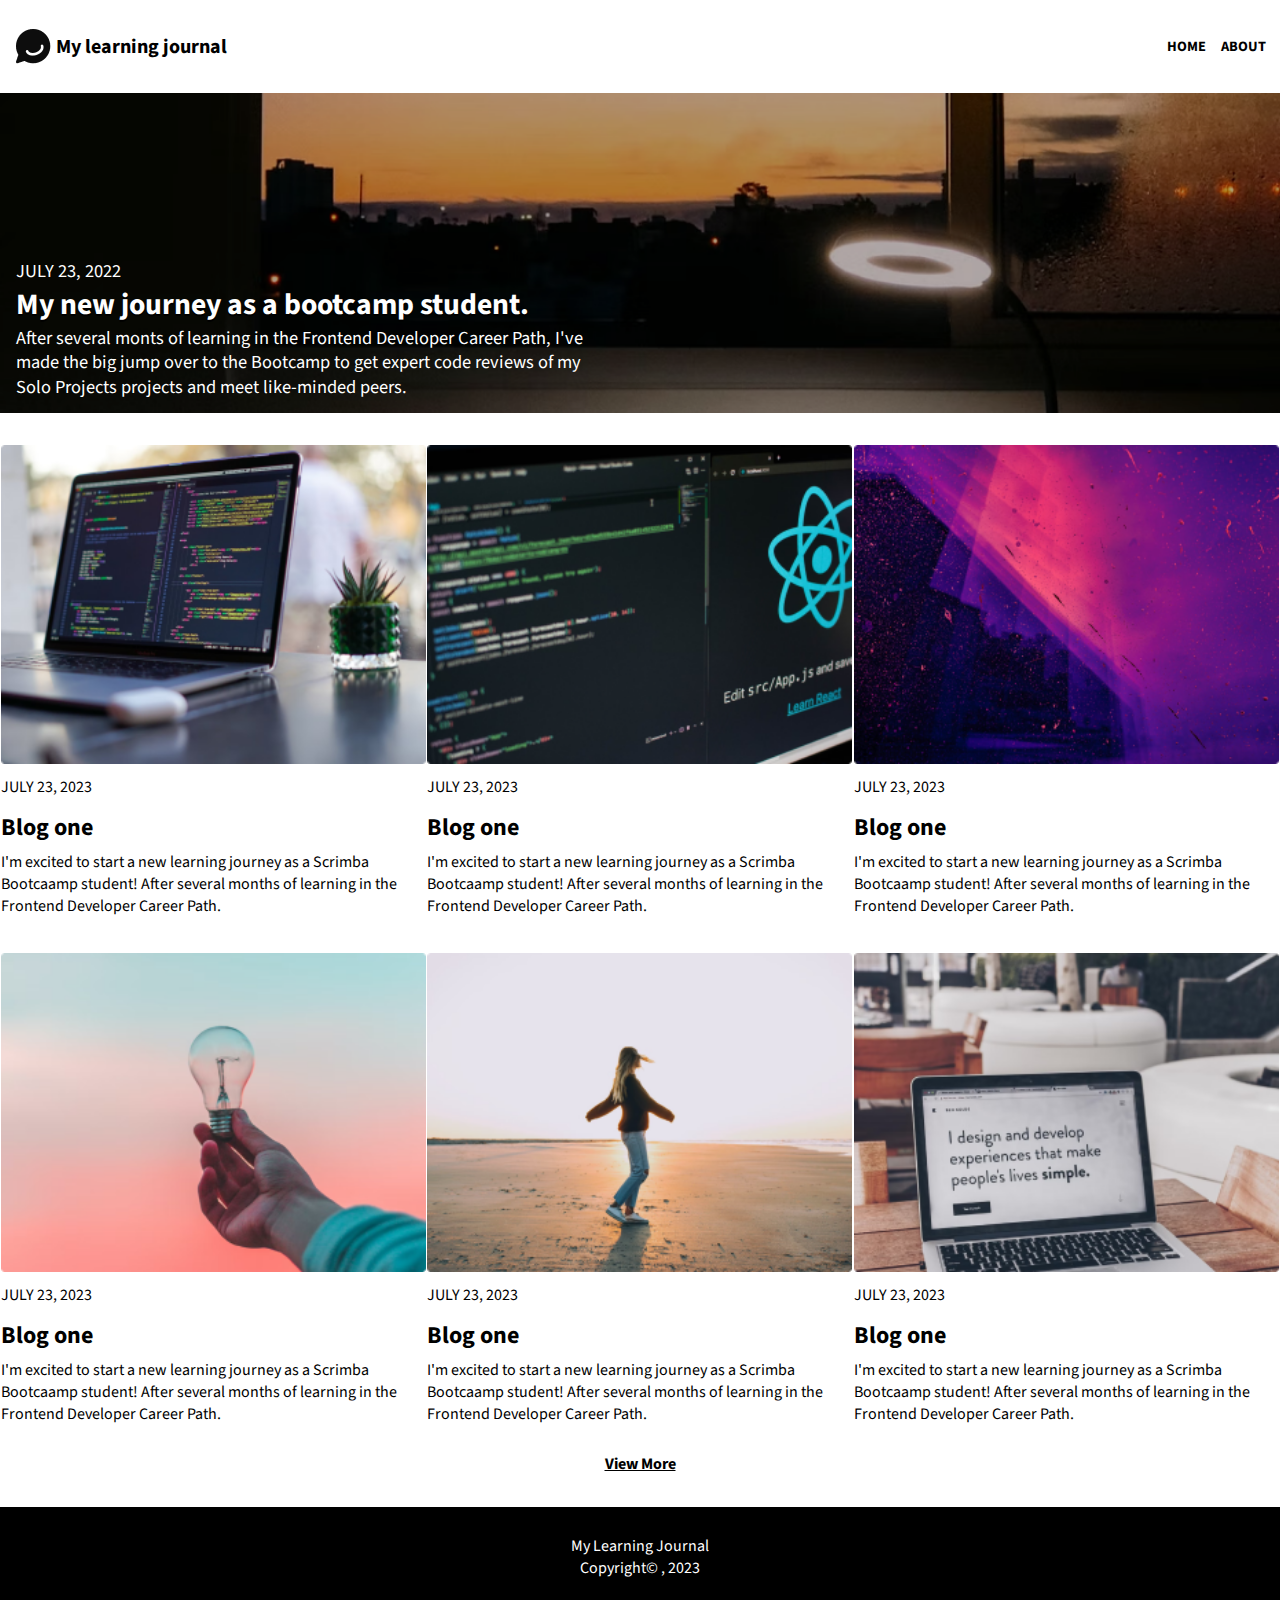
<file: index.html>
<!DOCTYPE html>
<html>
  <head>
    <meta name="viewport" content="width=device-width, initial-scale=1" />
    <title>My Learning Journal</title>
    <link rel="stylesheet" href="styles.css" />
    <link rel="preconnect" href="https://fonts.googleapis.com" />
    <link rel="preconnect" href="https://fonts.gstatic.com" crossorigin />
    <link
      href="https://fonts.googleapis.com/css2?family=Source+Sans+3&display=swap"
      rel="stylesheet"
    />
    <link rel="preconnect" href="https://fonts.googleapis.com" />
    <link rel="preconnect" href="https://fonts.gstatic.com" crossorigin />
    <link
      href="https://fonts.googleapis.com/css2?family=Source+Sans+3:wght@700&display=swap"
      rel="stylesheet"
    />
  </head>
  <body>
    <header>
      <div class="header-flex-container">
        <div class="logo">
          <img src="images/logo.png" />
          <h2>My learning journal</h2>
        </div>
        <nav class="nav-links">
          <p class="nav-link nav-home"><a href="/index.html">HOME</a></p>
          <p class="nav-link"><a href="/about_me.html">ABOUT</a></p>
        </nav>
      </div>
    </header>
    <a href="post.html">
      <main class="hero">
        <p class="hero-p hero-text-margin">JULY 23, 2022</p>
        <p class="hero-heading">My new journey as a bootcamp student.</p>
        <p class="hero-p">
          After several monts of learning in the Frontend Developer Career Path,
          I've made the big jump over to the Bootcamp to get expert code reviews
          of my Solo Projects projects and meet like-minded peers.
        </p>
      </main>
    </a>
    <section>
      <div class="posts-grid">
        <div class="post-container">
          <img src="images/blog-image-06.png" />
          <p class="post-date">JULY 23, 2023</p>
          <p class="post-nr">Blog one</p>
          <p class="post-text">
            I'm excited to start a new learning journey as a Scrimba Bootcaamp
            student! After several months of learning in the Frontend Developer
            Career Path.
          </p>
        </div>
        <div class="post-container">
          <img src="images/blog-image-01.png" />
          <p class="post-date">JULY 23, 2023</p>
          <p class="post-nr">Blog one</p>
          <p class="post-text">
            I'm excited to start a new learning journey as a Scrimba Bootcaamp
            student! After several months of learning in the Frontend Developer
            Career Path.
          </p>
        </div>
        <div class="post-container">
          <img src="images/blog-image-05.png" />
          <p class="post-date">JULY 23, 2023</p>
          <p class="post-nr">Blog one</p>
          <p class="post-text">
            I'm excited to start a new learning journey as a Scrimba Bootcaamp
            student! After several months of learning in the Frontend Developer
            Career Path.
          </p>
        </div>
        <div class="post-container">
          <img src="images/blog-image-04.png" />
          <p class="post-date">JULY 23, 2023</p>
          <p class="post-nr">Blog one</p>
          <p class="post-text">
            I'm excited to start a new learning journey as a Scrimba Bootcaamp
            student! After several months of learning in the Frontend Developer
            Career Path.
          </p>
        </div>
        <div class="post-container">
          <img src="images/blog-image-03.png" />
          <p class="post-date">JULY 23, 2023</p>
          <p class="post-nr">Blog one</p>
          <p class="post-text">
            I'm excited to start a new learning journey as a Scrimba Bootcaamp
            student! After several months of learning in the Frontend Developer
            Career Path.
          </p>
        </div>
        <div class="post-container">
          <img src="images/blog-image-02.png" />
          <p class="post-date">JULY 23, 2023</p>
          <p class="post-nr">Blog one</p>
          <p class="post-text">
            I'm excited to start a new learning journey as a Scrimba Bootcaamp
            student! After several months of learning in the Frontend Developer
            Career Path.
          </p>
        </div>
      </div>
      <p class="view-more">View More</p>
    </section>
    <footer>
      <div class="footer">
        <p>My Learning Journal</p>
        <p>Copyright© , 2023</p>
      </div>
    </footer>
  </body>
</html>
</file>
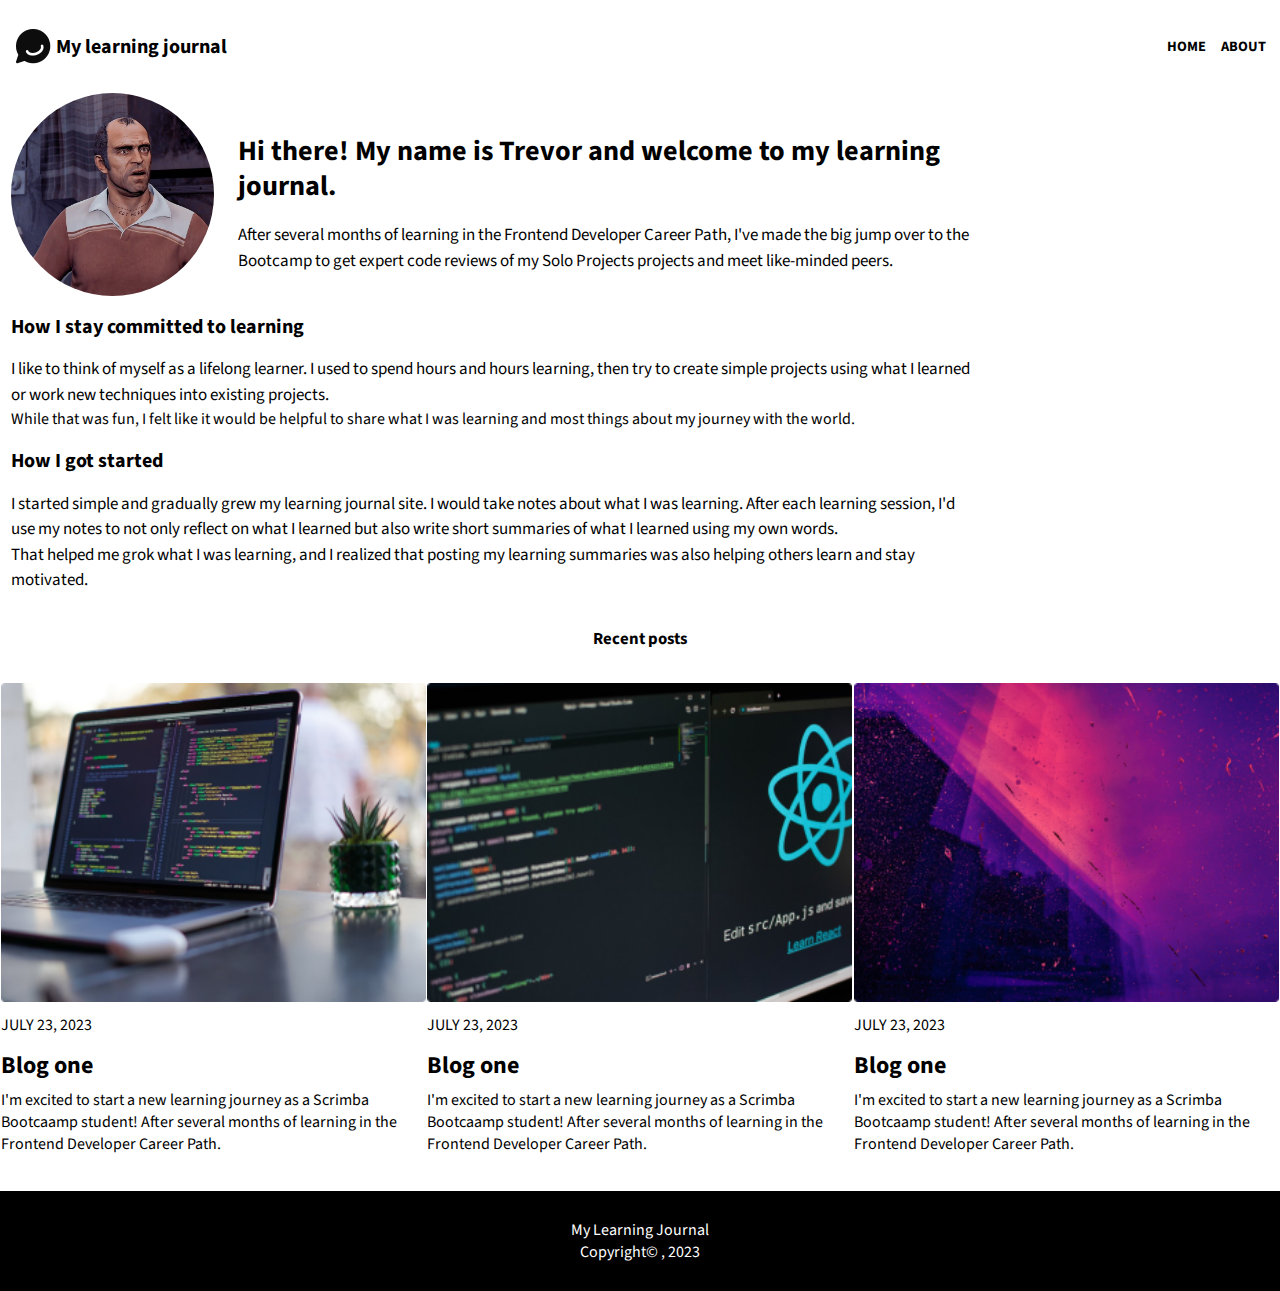
<file: about_me.html>
<!DOCTYPE html>
<html>
  <head>
    <meta name="viewport" content="width=device-width, initial-scale=1" />
    <title>My Learning Journal</title>
    <link rel="stylesheet" href="styles_about.css" />
    <link rel="preconnect" href="https://fonts.googleapis.com" />
    <link rel="preconnect" href="https://fonts.gstatic.com" crossorigin />
    <link
      href="https://fonts.googleapis.com/css2?family=Source+Sans+3&display=swap"
      rel="stylesheet"
    />
    <link rel="preconnect" href="https://fonts.googleapis.com">
<link rel="preconnect" href="https://fonts.gstatic.com" crossorigin>
<link href="https://fonts.googleapis.com/css2?family=Source+Sans+3:wght@700&display=swap" rel="stylesheet">

  </head>
  <body>
    <header>
      <div class="header-flex-container">
        <div class="logo">
          <img src="images/logo.png" />
          <h2 class="title">My learning journal</h2>
        </div>
        <nav class="nav-links">
          <p class="nav-link nav-home"><a href="/index.html">HOME</a></p>
          <p class="nav-link"><a href="/about_me.html">ABOUT</a></p>
        </nav>
      </div>
    </header>
    <main>
      <article>
        <div class="flex-media-q">
        <img
          class="trevor"
          alt="picture of Trevor Phillips from GTAV"
          src="/images/trevor.jpg"
        />
        <div class="flex-media-margin">
        <h1>
          Hi there! My name is Trevor and welcome to my learning journal.
        </h1>
        <p class="about-me">
          After several months of learning in the Frontend Developer Career
          Path, I've made the big jump over to the Bootcamp to get expert code
          reviews of my Solo Projects projects and meet like-minded peers.
        </p>
      </div>
      </div>
         <h2>How I stay committed to learning</h2>
          <p class="about-me">
            I like to think of myself as a lifelong learner. I used to spend
            hours and hours learning, then try to create simple projects using
            what I learned or work new techniques into existing projects.
          </p>
          <p>
            While that was fun, I felt like it would be helpful to share what I
            was learning and most things about my journey with the world.
          </p>
          <h2>How I got started</h2>
          <p class="about-me">
            I started simple and gradually grew my learning journal site. I
            would take notes about what I was learning. After each learning
            session, I'd use my notes to not only reflect on what I learned but
            also write short summaries of what I learned using my own words.
          </p>
          <p class="about-me">
            That helped me grok what I was learning, and I realized that posting
            my learning summaries was also helping others learn and stay
            motivated.
          </p>
        </div>
      </article>
    </main>
    <section>
      <p class="recent-posts">Recent posts</p>
      <div class="posts-grid">
        <div class="post-container">
          <img src="images/blog-image-06.png" />
          <p class="post-date">JULY 23, 2023</p>
          <p class="post-nr">Blog one</p>
          <p class="post-text">
            I'm excited to start a new learning journey as a Scrimba Bootcaamp
            student! After several months of learning in the Frontend Developer
            Career Path.
          </p>
        </div>
        <div class="post-container">
          <img src="images/blog-image-01.png" />
          <p class="post-date">JULY 23, 2023</p>
          <p class="post-nr">Blog one</p>
          <p class="post-text">
            I'm excited to start a new learning journey as a Scrimba Bootcaamp
            student! After several months of learning in the Frontend Developer
            Career Path.
          </p>
        </div>
        <div class="post-container">
          <img src="images/blog-image-05.png" />
          <p class="post-date">JULY 23, 2023</p>
          <p class="post-nr">Blog one</p>
          <p class="post-text">
            I'm excited to start a new learning journey as a Scrimba Bootcaamp
            student! After several months of learning in the Frontend Developer
            Career Path.
          </p>
        </div>
      </div>
    </section>
    <footer>
      <div class="footer">
        <p>My Learning Journal</p>
        <p>Copyright© , 2023</p>
      </div>
    </footer>
  </body>
</html>
</file>
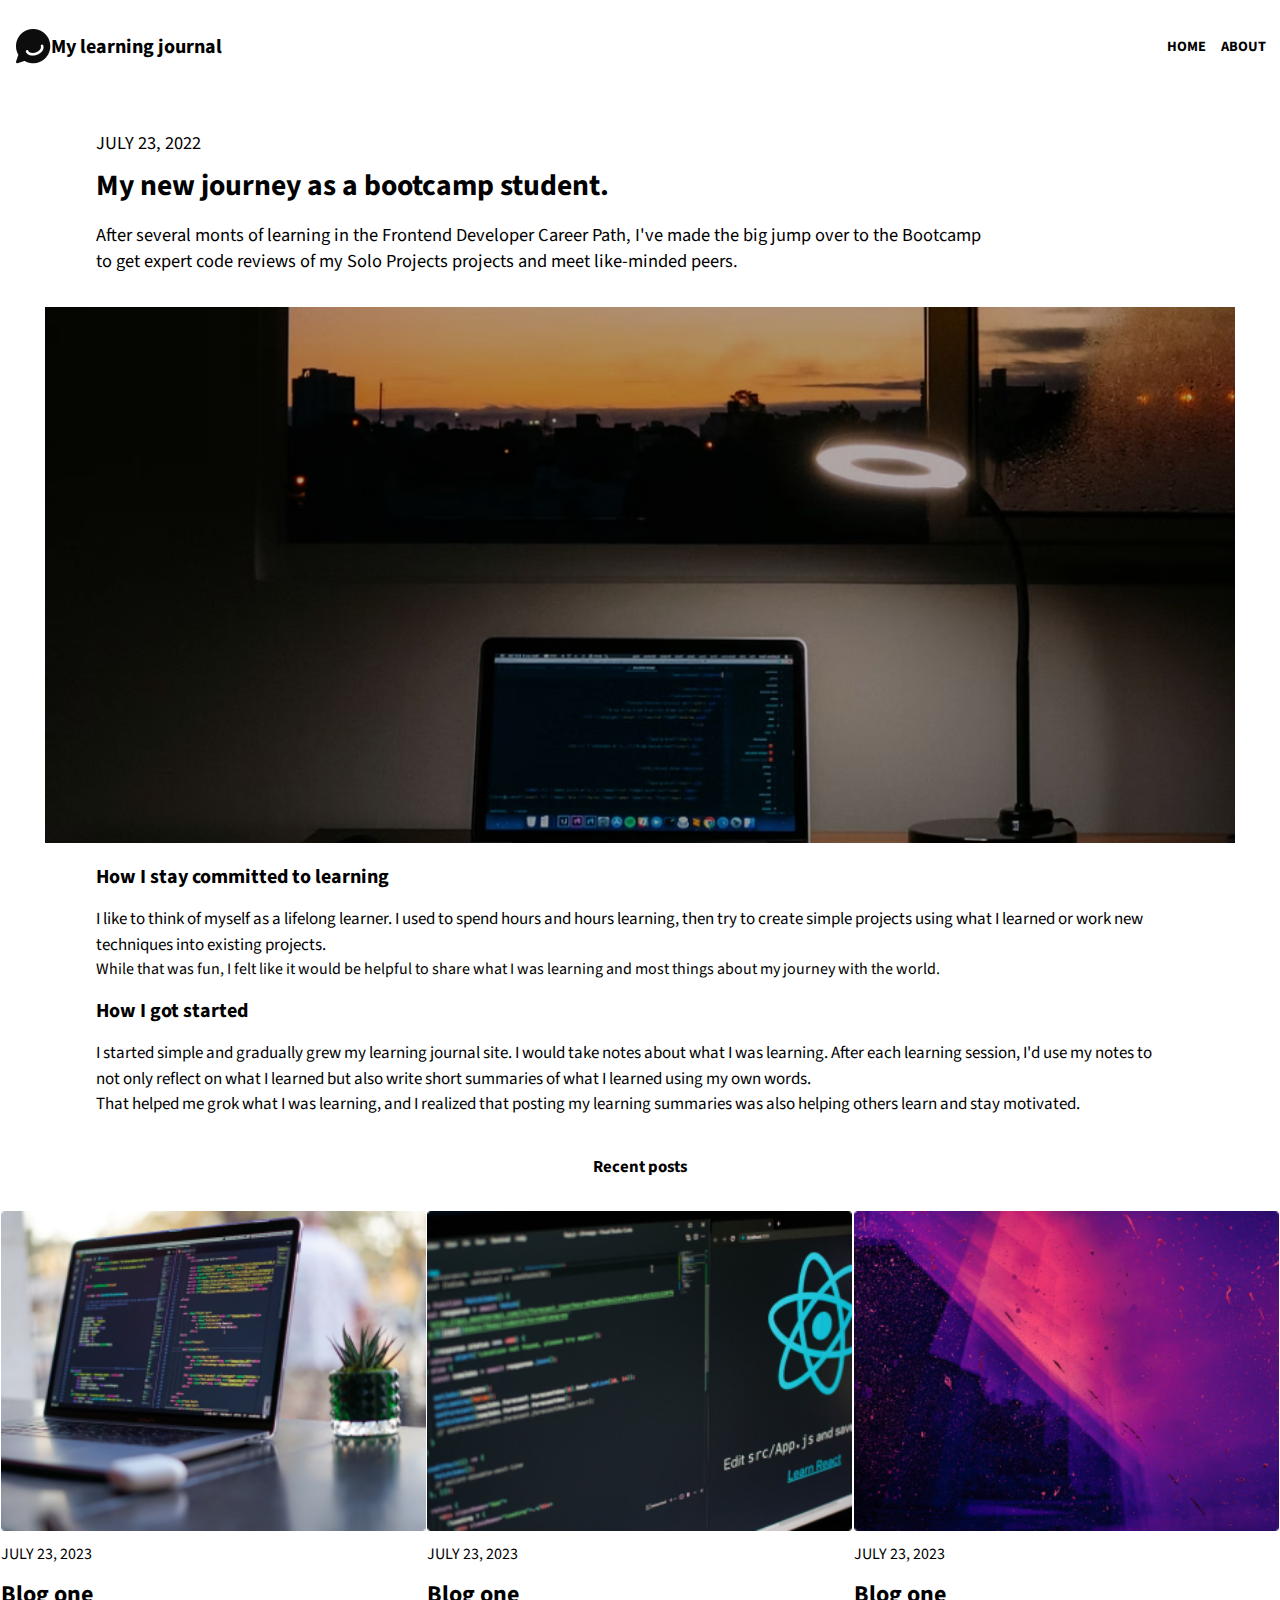
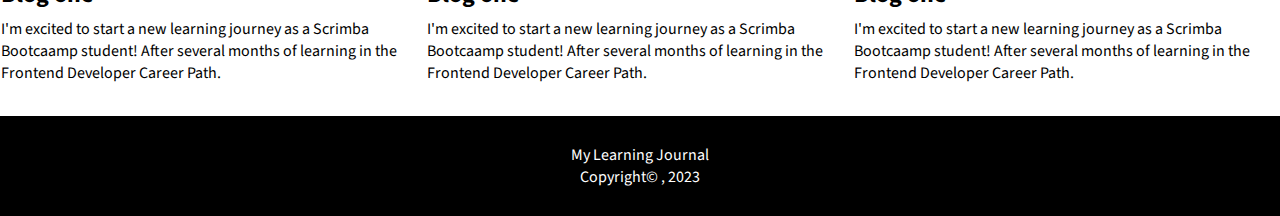
<file: post.html>
<!DOCTYPE html>
<html>
  <head>
    <meta name="viewport" content="width=device-width, initial-scale=1" />
    <title>My Learning Journal</title>
    <link rel="stylesheet" href="post_styles.css" />
    <link rel="preconnect" href="https://fonts.googleapis.com" />
    <link rel="preconnect" href="https://fonts.gstatic.com" crossorigin />
    <link
      href="https://fonts.googleapis.com/css2?family=Source+Sans+3&display=swap"
      rel="stylesheet"
    />
    <link rel="preconnect" href="https://fonts.googleapis.com" />
    <link rel="preconnect" href="https://fonts.gstatic.com" crossorigin />
    <link
      href="https://fonts.googleapis.com/css2?family=Source+Sans+3:wght@700&display=swap"
      rel="stylesheet"
    />
  </head>
  <body>
    <header>
      <div class="header-flex-container">
        <div class="logo">
          <img src="images/logo.png" />
          <h2>My learning journal</h2>
        </div>
        <nav class="nav-links">
          <p class="nav-link nav-home"><a href="/index.html">HOME</a></p>
          <p class="nav-link"><a href="/about_me.html">ABOUT</a></p>
        </nav>
      </div>
    </header>
    <main>
      <article>
        <div class="post-text">
          <p class="hero-p hero-text-margin">JULY 23, 2022</p>
          <p class="hero-heading">My new journey as a bootcamp student.</p>
          <p class="hero-p">
            After several monts of learning in the Frontend Developer Career
            Path, I've made the big jump over to the Bootcamp to get expert code
            reviews of my Solo Projects projects and meet like-minded peers.
          </p>
        </div>
        <img
          class="hero-img"
          alt="laptop on a desktop"
          src="blog-image-hero.png"
        />
        <div class="post-text">
          <h2>How I stay committed to learning</h2>
          <p class="about-me">
            I like to think of myself as a lifelong learner. I used to spend
            hours and hours learning, then try to create simple projects using
            what I learned or work new techniques into existing projects.
          </p>
          <p>
            While that was fun, I felt like it would be helpful to share what I
            was learning and most things about my journey with the world.
          </p>
          <h2>How I got started</h2>
          <p class="about-me">
            I started simple and gradually grew my learning journal site. I
            would take notes about what I was learning. After each learning
            session, I'd use my notes to not only reflect on what I learned but
            also write short summaries of what I learned using my own words.
          </p>
          <p class="about-me">
            That helped me grok what I was learning, and I realized that posting
            my learning summaries was also helping others learn and stay
            motivated.
          </p>
        </div>
      </article>
    </main>
    <section>
      <p class="recent-posts">Recent posts</p>
      <div class="posts-grid">
        <div class="post-container">
          <img src="images/blog-image-06.png" />
          <p class="post-date">JULY 23, 2023</p>
          <p class="post-nr">Blog one</p>
          <p>
            I'm excited to start a new learning journey as a Scrimba Bootcaamp
            student! After several months of learning in the Frontend Developer
            Career Path.
          </p>
        </div>
        <div class="post-container">
          <img src="images/blog-image-01.png" />
          <p class="post-date">JULY 23, 2023</p>
          <p class="post-nr">Blog one</p>
          <p>
            I'm excited to start a new learning journey as a Scrimba Bootcaamp
            student! After several months of learning in the Frontend Developer
            Career Path.
          </p>
        </div>
        <div class="post-container">
          <img src="images/blog-image-05.png" />
          <p class="post-date">JULY 23, 2023</p>
          <p class="post-nr">Blog one</p>
          <p>
            I'm excited to start a new learning journey as a Scrimba Bootcaamp
            student! After several months of learning in the Frontend Developer
            Career Path.
          </p>
        </div>
      </div>
    </section>
    <footer>
      <div class="footer">
        <p>My Learning Journal</p>
        <p>Copyright© , 2023</p>
      </div>
    </footer>
  </body>
</html>
</file>
<file: styles.css>
html,
body {
  margin: 0;
  padding: 0;
  box-sizing: border-box;
  font-family: "source sans 3", sans-serif;
}

/* styling top logo and nav links */

.header-flex-container,
.nav-links,
.logo {
  display: flex;
  flex-direction: row;
  justify-content: space-between;
  align-items: center;
}

.nav-link {
  list-style: none;
  margin-right: 0.6em;
  font-weight: bold;
  font-size: 0.65em;
}

.logo {
  margin: 1em;
}

h2 {
  margin-left: 0.25em;
  font-size: 1em;
}

a {
  text-decoration: none;
}

a:visited {
  color: black;
}
a:link {
  color: black;
}

.hero {
  width: 100%;
  height: 320px;
  background-image: url("/blog-image-hero.png");
  background-size: cover;
  color: white;
  margin: 0 auto;
}

.hero-heading {
  font-size: 1.25em;
  font-weight: bold;
  text-shadow: 0 1.5px #000000;
  max-width: 300px;
  margin-left: 1rem;
}

.hero-p {
  font-size: 1em;
  line-height: 1.35;
  max-width: 450px;
  margin-left: 1rem;
}

p {
  margin: 0;
}

.hero-text-margin {
  padding: 9em 0 0 0;
}

.nav-home {
  margin: 2em;
}

/* styling posts section */

.posts-grid {
  display: flex;
  flex-wrap: wrap;
}

.post-container {
  display: flex;
  flex-direction: column;
  justify-content: center;
  width: 90%;
  max-width: 425px;
  margin: 2em auto 0 auto;
}

.post-text {
  padding-bottom: 0.25rem;
}

.post-date {
  padding: 0.75em 0 0.75em 0;
}

.post-nr {
  padding-bottom: 0.25em;
  font-size: 1.5em;
  font-weight: bold;
}

.view-more {
  text-align: center;
  font-weight: bold;
  text-decoration: underline;
  padding-bottom: 2em;
  padding-top: 1.5em;
}

/* styling the footer  */
.footer {
  width: 100%;
  background-color: black;
  color: white;
  text-align: center;
  height: 100px;
  display: flex;
  justify-content: center;
  flex-direction: column;
}

@media (min-width: 450px) {
  h2 {
    font-size: 1.25em;
  }

  .nav-link {
    font-size: 0.9em;
    margin-right: 1em;
  }

  .hero-p {
    font-size: 1.15em;
    max-width: 600px;
  }

  .hero-heading {
    font-size: 1.85em;
    max-width: 600px;
  }
}
</file>
<file: styles_about.css>
html,
body {
  margin: 0;
  padding: 0;
  box-sizing: border-box;
  font-family: "source sans 3", sans-serif;
}

/* styling top logo and nav links */

.header-flex-container,
.nav-links,
.logo {
  display: flex;
  flex-direction: row;
  justify-content: space-between;
  align-items: center;
}

.nav-link {
  list-style: none;
  margin-right: 0.6em;
  font-weight: bold;
  font-size: 0.65em;
}

.logo {
  margin: 1em;
}

.title {
  margin-left: 0.25em;
}

.trevor {
  border-radius: 50%;
  width: 25%;
}

h2 {
  font-size: 1em;
}

a {
  text-decoration: none;
}

a:visited {
  color: black;
}
a:link{
  color:black
}

.nav-home {
  margin: 2em;
}

h1 {
  font-size: 1.76em;
  font-weight: bold;
  width: 75%;
  line-height: 1.25;
}

.about-me {
  line-height: 1.5;
  font-size: 17px;
}

article {
  padding-left: 0.7em;
}

.recent-posts {
  font-weight: bold;
  text-align: center;
  padding-top: 2em;
  font-size: 1.05em;
}

/* styling posts */
p {
  margin: 0;
}

.posts-grid {
  display: flex;
  flex-wrap: wrap;
}

.post-container {
  display: flex;
  flex-direction: column;
  justify-content: center;
  width: 90%;
  max-width: 425px;
  margin: 2em auto 0 auto;
}

.post-text {
  padding-bottom: 0.25rem;
}

.post-date {
  padding: 0.75em 0 0.75em 0;
}

.post-nr {
  padding-bottom: 0.25em;
  font-size: 1.5em;
  font-weight: bold;
}
/* 
styling footer and media q */

.footer {
  width: 100%;
  background-color: black;
  color: white;
  text-align: center;
  height: 100px;
  display: flex;
  justify-content: center;
  flex-direction: column;
  margin-top: 2em;
}

@media (min-width: 650px) {
  h2 {
    font-size: 1.25em;
  }

  .nav-link {
    font-size: 0.9em;
    margin-right: 1em;
  }

  .hero-p {
    font-size: 1.15em;
    max-width: 600px;
  }

  .hero-heading {
    font-size: 1.85em;
    max-width: 600px;
  }

  .about-me,
  h1 {
    text-align: left;
    width: 76%;
  }

  .trevor {
    width: 16%;
  }

  .flex-media-q {
    display: flex;
    align-items: center;
  }

  .flex-media-margin {
    margin-left: 1.5em;
  }
}
</file>
<file: post_styles.css>
html,
body {
  margin: 0;
  padding: 0;
  box-sizing: border-box;
  font-family: "source sans 3", sans-serif;
}

/* styling top logo and nav links */

.header-flex-container,
.nav-links,
.logo {
  display: flex;
  flex-direction: row;
  justify-content: space-between;
  align-items: center;
}

.nav-link {
  list-style: none;
  margin-right: 0.6em;
  font-weight: bold;
  font-size: 0.65em;
}

.logo {
  margin: 1em;
}

h2 {
  font-size: 1em;
}

a {
  text-decoration: none;
}

a:visited {
  color: black;
}
a:link {
  color: black;
}

.hero {
  width: 100%;
  height: 320px;
  background-image: url("/blog-image-hero.png");
  background-size: cover;
  color: white;
  margin: 0 auto;
}

.hero-heading {
  font-size: 1.25em;
  font-weight: bold;
  max-width: 300px;
}

p {
  margin: 0;
}

.hero-text-margin {
  padding: 2em 0 0 0;
}

.nav-home {
  margin: 2em;
}

/* main image style */
.hero-img {
  width: 93%;
  height: auto;
  display: block;
  margin: 1.25em auto;
}

.about-me {
  line-height: 1.5;
  font-size: 17px;
}

.post-text {
  padding-left: 0.75em;
  padding-bottom: 0.25rem;
}

/* styling posts */
p {
  margin: 0;
}

.posts-grid {
  display: flex;
  flex-wrap: wrap;
}

.post-container {
  display: flex;
  flex-direction: column;
  justify-content: center;
  width: 90%;
  max-width: 425px;
  margin: 2em auto 0 auto;
}

.post-date {
  padding: 0.75em 0 0.75em 0;
}

.post-nr {
  padding-bottom: 0.25em;
  font-size: 1.5em;
  font-weight: bold;
}
/* 
styling footer and media q */

.footer {
  width: 100%;
  background-color: black;
  color: white;
  text-align: center;
  height: 100px;
  display: flex;
  justify-content: center;
  flex-direction: column;
  margin-top: 2em;
}

.recent-posts {
  font-weight: bold;
  text-align: center;
  padding-top: 2em;
  font-size: 1.05em;
}

@media (min-width: 650px) {
  h2 {
    font-size: 1.25em;
  }

  .nav-link {
    font-size: 0.9em;
    margin-right: 1em;
  }

  .hero-p {
    font-size: 1.15em;
    max-width: 900px;
    padding-bottom: 0.5em;
    padding-right: 5em;
  }

  .hero-heading {
    font-size: 1.85em;
    max-width: 90%;
    padding-bottom: 0.5em;
  }

  .post-text {
    padding-left: 6em;
  }

  .about-me {
    max-width: 90%;
    padding-right: 3em;
  }
}
</file>
